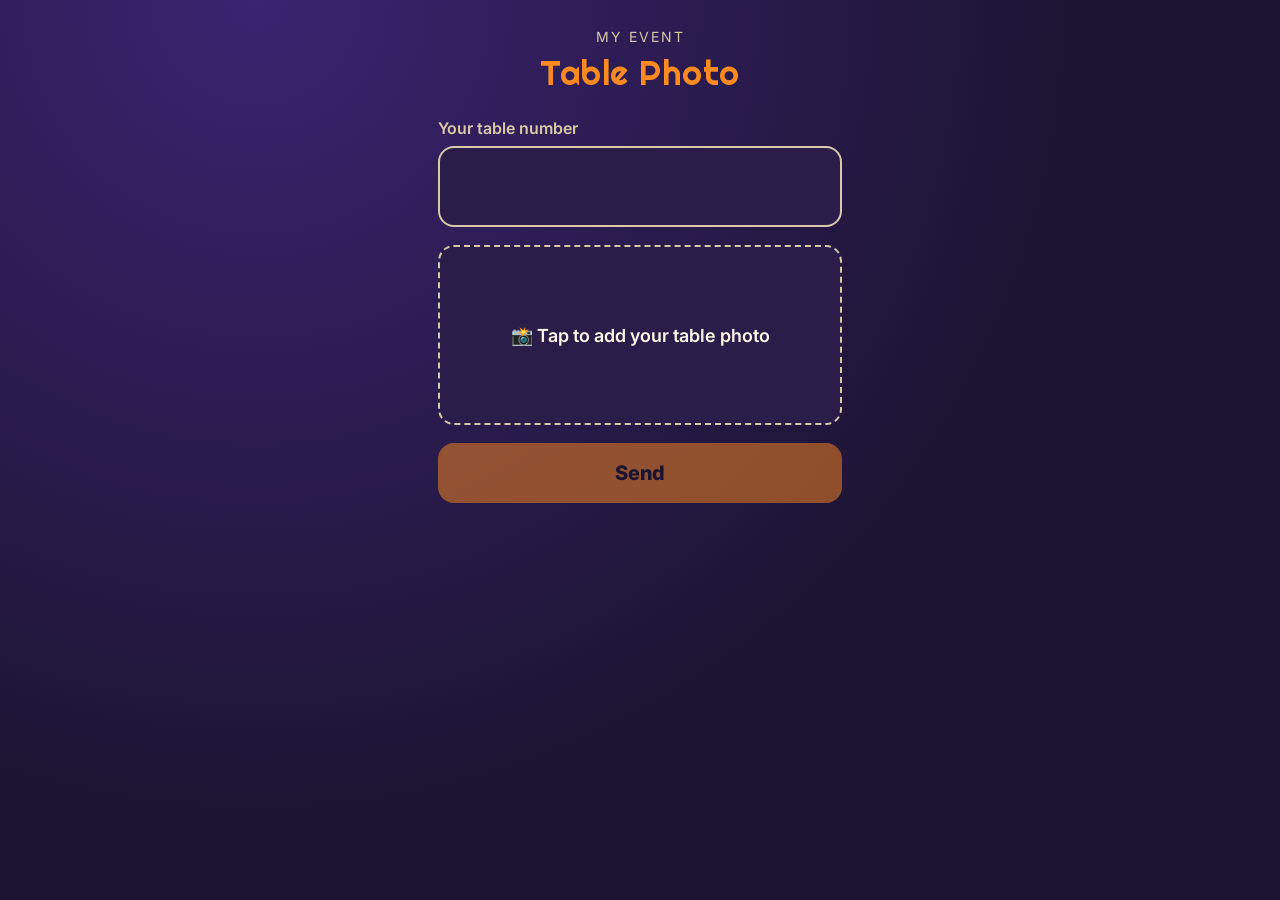
<file: index.html>
<!DOCTYPE html>
<html><head><meta charset="utf-8"><meta name="viewport" content="width=device-width, initial-scale=1, maximum-scale=1"><title>Table Photo</title>
<link href="https://fonts.googleapis.com/css2?family=Righteous&family=Cinzel:wght@600;800&family=Playfair+Display:wght@700&family=Bebas+Neue&family=Great+Vibes&family=Montserrat:wght@400;600;700;800&family=Bungee&family=Pacifico&family=Poppins:wght@400;600;700;800&family=Inter:wght@400;600;800&display=swap" rel="stylesheet">
<link rel="stylesheet" href="theme.css?v=7">
<script src="common.js?v=7"></script>

<style>
  .wrap{max-width:440px;margin:0 auto;padding:28px 18px 40px;text-align:center}
  .event{color:var(--muted);font-size:14px;text-transform:uppercase;letter-spacing:2px;margin:0 0 6px}
  h1{font-size:34px;margin:0 0 24px;color:var(--accent)}
  label{display:block;text-align:left;font-weight:600;margin:0 0 8px;color:var(--muted)}
  input[type=number]{width:100%;font:800 40px var(--body);text-align:center;padding:14px;border-radius:16px;border:2px solid var(--muted);background:var(--card);color:var(--ink);margin-bottom:18px}
  .pick{position:relative;border:2px dashed var(--muted);border-radius:16px;background:var(--card);min-height:180px;display:flex;align-items:center;justify-content:center;margin-bottom:18px;overflow:hidden;cursor:pointer}
  .pick img{width:100%;max-height:38vh;object-fit:contain;display:block;background:#000}
  .pick span{font-size:18px;font-weight:600;padding:20px}
  #file{display:none}
  .msg{min-height:24px;margin:14px 0 0;color:var(--muted)}
  .done{display:none;padding-top:60px}
  .done .big{font-size:72px}
  body{min-height:100vh}
  body.p-glitz input[type=number],body.p-glitz .pick{border-color:#e2b84a80}
</style></head>
<body class="p-retro f-righteous">
<div class="wrap" id="form">
  <p class="event"><span class="ev"></span></p>
  <h1>Table Photo</h1>
  <label for="table">Your table number</label>
  <input id="table" type="number" inputmode="numeric" min="1" max="999" placeholder="">
  <div class="pick" id="pick"><span>📸 Tap to add your table photo</span></div>
  <input id="file" type="file" accept="image/*">
  <button class="btn" id="send" disabled>Send</button>
  <p class="msg" id="msg"></p>
</div>
<div class="wrap done" id="done">
  <div class="big" id="doneEmo">🕺</div>
  <h1>Got it!</h1>
  <p>Your table photo is in. Good luck, Table <b id="doneTable"></b>!</p>
</div>
<script>

  var Q = new URLSearchParams(location.search);
  var EVENT = cleanEvent(Q.get('event'));
  var THEME = cleanTheme(Q.get('theme')), FONT = cleanFont(Q.get('font'), THEME);
  document.body.className = themeClass(THEME, FONT);
  document.documentElement.style.background = findP(THEME)[3][0];
  document.getElementById('doneEmo').textContent = themeEmoji(THEME);
  document.title = EVENT + ' · Table Photo';
  document.querySelectorAll('.ev').forEach(function(n){ n.textContent = EVENT; });
  var photo = null;
  var $ = function(id){ return document.getElementById(id); };
  function ready(){ $('send').disabled = !(photo && $('table').value.trim()); }
  $('table').addEventListener('input', ready);
  $('pick').addEventListener('click', function(){ $('file').click(); });
  $('file').addEventListener('change', function(){
    var f = this.files && this.files[0]; if(!f) return;
    $('msg').textContent = 'Preparing photo…';
    var img = new Image(), url = URL.createObjectURL(f);
    img.onload = function(){
      var max = 1600, s = Math.min(1, max / Math.max(img.width, img.height));
      var c = document.createElement('canvas');
      c.width = Math.round(img.width * s); c.height = Math.round(img.height * s);
      c.getContext('2d').drawImage(img, 0, 0, c.width, c.height);
      photo = c.toDataURL('image/jpeg', 0.85);
      URL.revokeObjectURL(url);
      $('pick').innerHTML = '<img alt="Your photo" src="' + photo + '">';
      $('msg').textContent = '';
      ready();
    };
    img.onerror = function(){ $('msg').textContent = 'Could not read that photo. Try another.'; };
    img.src = url;
  });
  $('send').addEventListener('click', function(){
    var table = $('table').value.trim();
    $('send').disabled = true; $('msg').textContent = 'Sending…';
    api({}, {action:'submit', event: EVENT, table: table, image: photo})
      .then(function(){
        $('doneTable').textContent = table;
        $('form').style.display = 'none'; $('done').style.display = 'block';
      })
      .catch(function(err){
        $('msg').textContent = (err && err.message) || 'Something went wrong. Please try again.';
        $('send').disabled = false;
      });
  });
</script>
</body></html>
</file>
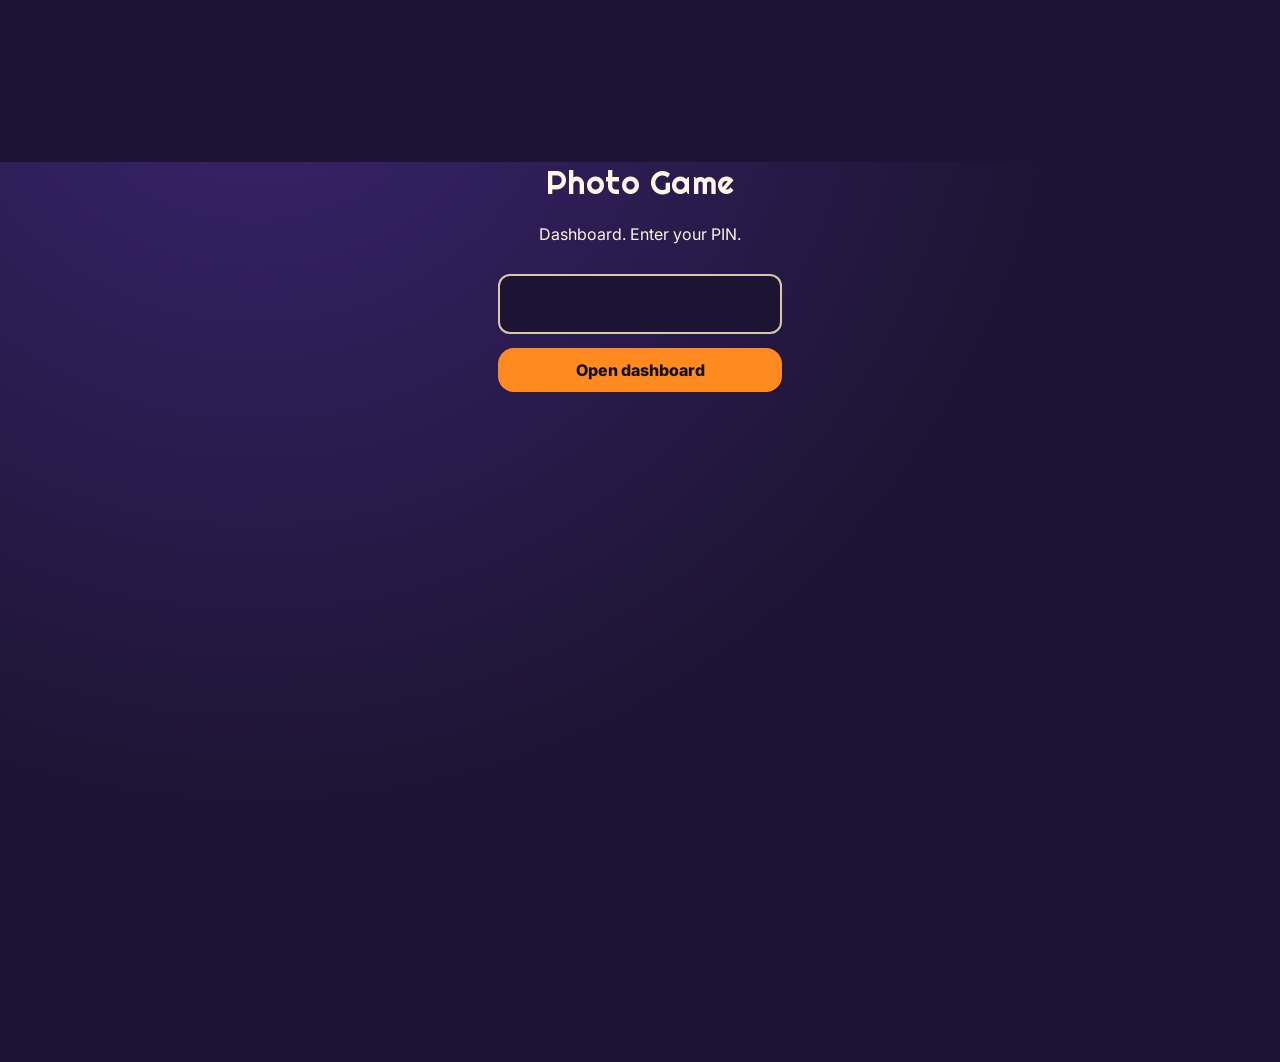
<file: gallery.html>
<!DOCTYPE html>
<html><head><meta charset="utf-8"><meta name="viewport" content="width=device-width, initial-scale=1"><title>Photo Game Dashboard</title>
<link href="https://fonts.googleapis.com/css2?family=Righteous&family=Cinzel:wght@600;800&family=Playfair+Display:wght@700&family=Bebas+Neue&family=Great+Vibes&family=Montserrat:wght@400;600;700;800&family=Bungee&family=Pacifico&family=Poppins:wght@400;600;700;800&family=Inter:wght@400;600;800&display=swap" rel="stylesheet">
<link rel="stylesheet" href="theme.css?v=7">
<style>
  .btn{width:auto;padding:12px 18px;font-size:16px;display:inline-block}
  .btn.sm{padding:9px 14px;font-size:15px}
  .btn.on{outline:3px solid var(--ink)}
  .btn.ghost{color:var(--ink) !important}
  body{min-height:100vh}
  .btn.danger{background:#e5484d;color:#fff}
  .wrap{max-width:1280px;margin:0 auto;padding:18px 20px 40px}
  .top{display:flex;gap:14px;align-items:center;justify-content:space-between;flex-wrap:wrap;margin-bottom:16px}
  .top h1{margin:0;font-size:28px;color:var(--accent)}
  .evbar{display:flex;gap:8px;align-items:center;flex-wrap:wrap}
  .evlist{display:flex;flex-direction:column;gap:8px;max-height:46vh;overflow:auto;margin:0 0 16px;text-align:left}
  .evrow{display:flex;align-items:center;gap:10px;background:var(--bg);border-radius:12px;padding:10px 12px}
  .evrow .nm{flex:1;min-width:0}
  .evrow b{display:block;overflow:hidden;text-overflow:ellipsis;white-space:nowrap}
  .evrow small{color:var(--muted)}
  .evrow .cur{font:800 12px var(--body);letter-spacing:1px;color:var(--accent)}
  .newev{display:flex;gap:8px}
  .newev input{flex:1;min-width:0}
  .modal .box.wide{max-width:520px}
  .main{display:grid;grid-template-columns:minmax(0,3fr) minmax(300px,2fr);gap:16px;margin-bottom:16px}
  @media (max-width:900px){.main{grid-template-columns:1fr}}
  .card{background:var(--card);border-radius:16px;padding:18px}
  .card h3{margin:0 0 10px;font-size:13px;text-transform:uppercase;letter-spacing:1.5px;color:var(--muted)}
  .ctl h3:not(:first-child){margin-top:20px}
  .seg{display:grid;grid-template-columns:repeat(3,1fr);gap:8px;margin-bottom:8px}
  .seg.four{grid-template-columns:repeat(4,1fr)}
  .seg .btn{width:100%;text-align:center}
  .custom{display:flex;align-items:center;gap:4px;border:2px solid var(--muted);border-radius:16px;padding:0 8px}
  .custom input{width:100%;border:0;background:transparent;padding:8px 2px;text-align:center}
  .custom span{color:var(--muted);font-size:13px}
  #clock{font-family:var(--display);font-size:64px;line-height:1;text-align:center;margin:4px 0 14px}
  .btn.wide{width:100%;margin-top:12px;text-align:center}
  input,select{font:600 16px var(--body);padding:10px 12px;border-radius:12px;border:2px solid var(--muted);background:var(--bg);color:var(--ink)}
  .phead{display:flex;gap:12px;align-items:center;justify-content:space-between;flex-wrap:wrap;margin-bottom:12px}
  .phead h3{margin:0}
  .grid{display:grid;grid-template-columns:repeat(auto-fill,minmax(200px,1fr));gap:12px}
  .ph{background:var(--bg);border-radius:12px;overflow:hidden;cursor:pointer;border:3px solid transparent;position:relative}
  .ph.star{border-color:var(--accent)}
  .ph img{width:100%;aspect-ratio:4/3;object-fit:contain;display:block;background:#000}
  .ph .t{padding:8px 10px;font-weight:800}
  .ph .badge{position:absolute;top:8px;right:8px;background:var(--accent);color:#111;font-weight:800;border-radius:999px;padding:3px 9px;display:none}
  .ph.star .badge{display:block}
  .muted{color:var(--muted);font-size:14px}
  .pin{max-width:320px;margin:18vh auto;text-align:center;padding:0 18px}
  .pin input{width:100%;font-size:30px;text-align:center;margin:14px 0}
  .pin .btn{width:100%}
  .prev{position:relative;width:100%;aspect-ratio:16/9;border-radius:12px;overflow:hidden;border:3px solid var(--muted);background:#000}
  .prev.live{border-color:#e5484d}
  .prev iframe{position:absolute;top:0;left:0;width:1280px;height:720px;border:0;transform-origin:0 0;pointer-events:none}
  .badge2{position:absolute;top:8px;left:8px;z-index:2;font:800 12px var(--body);letter-spacing:1px;padding:4px 10px;border-radius:999px;background:#0009;color:#ddd}
  .prev.live .badge2{background:#e5484d;color:#fff}
  .prev.live .badge2::before{content:'';display:inline-block;width:8px;height:8px;border-radius:50%;background:#fff;margin-right:6px;animation:blink 1s infinite}
  @keyframes blink{50%{opacity:.2}}
  .modal{position:fixed;inset:0;background:#000a;display:none;align-items:center;justify-content:center;padding:20px}
  .modal .box{background:var(--card);border-radius:18px;padding:24px;max-width:380px;width:100%;text-align:center}
  .modal h3{margin:0 0 8px;font-size:22px}
  .modal p{color:var(--muted);margin:0 0 18px}
  .tabs{display:flex;gap:8px;margin:0 0 16px}
  .tab{font:800 16px var(--body);padding:10px 18px;border-radius:999px;border:2px solid var(--muted);background:transparent;color:var(--ink);cursor:pointer}
  .tab.on{background:var(--accent);border-color:var(--accent);color:var(--btnInk)}
  .opts{display:grid;grid-template-columns:repeat(auto-fill,minmax(210px,1fr));gap:12px}
  .opt{text-align:left;border-radius:14px;border:3px solid transparent;background:var(--bg);color:var(--ink);padding:0;cursor:pointer;overflow:hidden;font-family:var(--body)}
  .opt.on{border-color:var(--accent);box-shadow:0 0 0 2px var(--bg),0 0 0 4px var(--accent)}
  .opt .sw{height:86px;display:flex;align-items:center;justify-content:center;font-size:22px;padding:0 10px;text-align:center;line-height:1.1}
  .opt .nm{padding:10px 12px 2px;font-weight:800;font-size:15px}
  .opt .use{padding:0 12px 10px;font-size:13px;color:var(--muted)}
  .opt .dots{display:flex;gap:5px;padding:8px 12px 0}
  .opt .dots i{width:16px;height:16px;border-radius:50%;border:1px solid #8886}
</style></head>
<body class="p-retro f-righteous">
<div class="pin" id="pinBox">
  <h1 class="display">Photo Game</h1>
  <p>Dashboard. Enter your PIN.</p>
  <input id="pin" type="password" inputmode="numeric">
  <button class="btn" id="go">Open dashboard</button>
  <p id="pinMsg"></p>
</div>

<div class="wrap" id="app" style="display:none">
  <header class="top">
    <h1 id="title"></h1>
    <div class="evbar">
      <button class="btn sm ghost" id="evBtn">📂 Events</button>
    </div>
  </header>

  <nav class="tabs">
    <button class="tab on" data-tab="Game">🎮 Game</button>
    <button class="tab" data-tab="Settings">⚙️ Settings</button>
  </nav>

  <div id="tabGame">
  <div class="main">
    <section class="card">
      <div class="prev" id="prev"><span class="badge2" id="liveBadge">PREVIEW · SCREEN NOT OPEN</span><iframe id="prevFrame" title="Audience screen preview" tabindex="-1"></iframe></div>
      <button class="btn wide" id="openScreen">Open audience screen ↗</button>
    </section>

    <section class="card ctl">
      <h3>Show on screen</h3>
      <div class="seg">
        <button class="btn sm ghost" data-view="blank">Title</button>
        <button class="btn sm ghost" data-view="qr">QR + timer</button>
        <button class="btn sm ghost" data-view="top">Top 3</button>
      </div>
      <h3>Timer</h3>
      <div id="clock">3:00</div>
      <div class="seg four">
        <button class="btn sm ghost" data-min="1">1 min</button>
        <button class="btn sm ghost" data-min="3">3 min</button>
        <button class="btn sm ghost" data-min="5">5 min</button>
        <label class="custom"><input id="mins" type="number" min="0.5" step="0.5" aria-label="Custom minutes"><span>min</span></label>
      </div>
      <div class="seg">
        <button class="btn sm" id="tStart">Start</button>
        <button class="btn sm ghost" id="tPause">Pause</button>
        <button class="btn sm ghost" id="tReset">Reset</button>
      </div>
    </section>
  </div>

  <section class="card">
    <div class="phead">
      <h3>Photos · <span id="count">0</span></h3>
      <span class="muted">Tap up to 3 photos to pick the Top 3. New photos appear automatically.</span>
      <button class="btn sm danger" id="delAll">Delete all photos</button>
    </div>
    <div class="grid" id="grid"></div>
  </section>
  </div>

  <div id="tabSettings" style="display:none">
    <section class="card">
      <h3>Colour palette</h3>
      <p class="muted" style="margin:-4px 0 12px">Changes the dashboard, the audience screen and the guest page.</p>
      <div class="opts" id="palOpts"></div>
    </section>
    <section class="card" style="margin-top:16px">
      <h3>Font pairing</h3>
      <p class="muted" style="margin:-4px 0 12px">Pick any font with any palette.</p>
      <div class="opts" id="fontOpts"></div>
    </section>
  </div>
</div>

<div class="modal" id="evModal"><div class="box wide">
  <h3>Events</h3>
  <p>Pick an event to go back to it, or create a new one. Photos for every event stay saved.</p>
  <div class="evlist" id="evList"></div>
  <div class="newev"><input id="newEv" aria-label="New event name"><button class="btn sm" id="createEv">Create</button></div>
  <button class="btn ghost wide" id="evClose">Close</button>
</div></div>

<div class="modal" id="cModal"><div class="box">
  <h3 id="cTitle"></h3><p id="cText"></p>
  <div class="seg" style="grid-template-columns:1fr 1fr;margin:0">
    <button class="btn ghost" id="cNo">Cancel</button>
    <button class="btn" id="cYes">Yes, switch</button>
  </div>
</div></div>

<div class="modal" id="modal"><div class="box">
  <h3 id="mTitle"></h3><p id="mText"></p>
  <div class="seg" style="grid-template-columns:1fr 1fr;margin:0">
    <button class="btn ghost" id="mNo">Cancel</button>
    <button class="btn danger" id="mYes"></button>
  </div>
</div></div>

<script src="qrcode.js?v=7"></script>
<script src="common.js?v=7"></script>
<script>
  var $ = function (id) { return document.getElementById(id); };
  var Q = new URLSearchParams(location.search);
  var saved = {}; try { saved = JSON.parse(localStorage.getItem('rm-photo-last') || '{}'); } catch (x) {}
  var st = { event: cleanEvent(Q.get('event') || saved.event), theme: cleanTheme(Q.get('theme') || saved.theme), font: null, view: 'qr',
             timer: { total: 180000, endAt: 0, left: 180000, running: false }, top: [] };
  st.font = cleanFont(Q.get('font') || (Q.get('theme') ? null : saved.font), st.theme);
  var PIN = '', seen = {}, stars = [], poll = null;
  var ch = new BroadcastChannel('rajmahal-photo');
  ch.onmessage = function (e) { if (e.data && e.data.type === 'hello') send(); };
  function send() { ch.postMessage({ type: 'state', state: st }); }

  function applyEvent() {
    document.body.className = themeClass(st.theme, st.font);
    document.documentElement.style.background = findP(st.theme)[3][0];
    $('title').textContent = st.event + ' · Photo Game';
    document.title = st.event + ' · Dashboard';
    paintOpts(); remember();
    history.replaceState(null, '', '?' + new URLSearchParams({ event: st.event, theme: st.theme, font: st.font }).toString());
    try { localStorage.setItem('rm-photo-last', JSON.stringify({ event: st.event, theme: st.theme, font: st.font })); } catch (x) {}
  }

  // PIN
  try { PIN = sessionStorage.getItem('rm-pin') || ''; } catch (x) {}
  $('go').onclick = function () { PIN = $('pin').value.trim(); start(); };
  $('pin').onkeydown = function (e) { if (e.key === 'Enter') $('go').click(); };
  function start() {
    api({ action: 'list', event: st.event, pin: PIN }).then(function (list) {
      try { sessionStorage.setItem('rm-pin', PIN); } catch (x) {}
      $('pinBox').style.display = 'none'; $('app').style.display = 'block';
      applyEvent(); paintView(); paintClock(); render(list); send();
      clearInterval(poll); poll = setInterval(refresh, 8000);
    }).catch(function () { $('pinBox').style.display = 'block'; $('pinMsg').textContent = PIN ? 'Wrong PIN, try again.' : ''; });
  }
  if (PIN) start();

  // Event switch
  // Events: remembered on this laptop, newest first
  function loadEvents() { try { return JSON.parse(localStorage.getItem('rm-photo-events') || '[]'); } catch (x) { return []; } }
  function remember() {
    var list = loadEvents().filter(function (e) { return e.event !== st.event; });
    list.unshift({ event: st.event, theme: st.theme, font: st.font, used: Date.now() });
    try { localStorage.setItem('rm-photo-events', JSON.stringify(list.slice(0, 30))); } catch (x) {}
  }
  function paintEvents() {
    $('evList').innerHTML = '';
    loadEvents().forEach(function (e) {
      var row = el('div', 'evrow'), nm = el('div', 'nm');
      nm.appendChild(el('b', '', e.event));
      var p = findP(cleanTheme(e.theme)), f = findF(cleanFont(e.font, e.theme));
      nm.appendChild(el('small', '', p[1] + ' · ' + f[1] + ' · ' + new Date(e.used).toLocaleDateString()));
      row.appendChild(nm);
      if (e.event === st.event) row.appendChild(el('span', 'cur', 'CURRENT'));
      else { var b = el('button', 'btn sm', 'Open'); b.onclick = function () { askSwitch(e.event, e.theme, e.font); }; row.appendChild(b); }
      $('evList').appendChild(row);
    });
  }
  $('evBtn').onclick = function () { paintEvents(); $('newEv').value = ''; $('evModal').style.display = 'flex'; };
  $('evClose').onclick = function () { $('evModal').style.display = 'none'; };
  $('createEv').onclick = function () {
    var name = $('newEv').value.trim(); if (!name) { $('newEv').focus(); return; }
    var ex = loadEvents().filter(function (e) { return e.event === cleanEvent(name); })[0];
    askSwitch(name, ex ? ex.theme : st.theme, ex ? ex.font : st.font, !ex);
  };
  $('newEv').onkeydown = function (e) { if (e.key === 'Enter') $('createEv').click(); };
  var pending = null;
  function askSwitch(name, theme, font, isNew) {
    pending = { event: cleanEvent(name), theme: cleanTheme(theme), font: cleanFont(font, theme) };
    if (pending.event === st.event) { $('evModal').style.display = 'none'; return; }
    $('cTitle').textContent = (isNew ? 'Create and switch to ' : 'Switch to ') + pending.event + '?';
    $('cText').textContent = 'The audience screen and QR code will change to ' + pending.event + '. Photos from ' + st.event +
      ' stay saved, and you can come back to it any time from Events.';
    $('cModal').style.display = 'flex';
  }
  $('cNo').onclick = function () { $('cModal').style.display = 'none'; pending = null; };
  $('cYes').onclick = function () {
    if (!pending) return;
    st.event = pending.event; st.theme = pending.theme; st.font = pending.font; pending = null;
    seen = {}; stars = []; st.top = []; $('grid').innerHTML = ''; $('count').textContent = '0';
    $('cModal').style.display = 'none'; $('evModal').style.display = 'none';
    applyEvent(); send(); refresh();
  };

  // Tabs + Settings
  document.querySelectorAll('.tab').forEach(function (b) { b.onclick = function () {
    document.querySelectorAll('.tab').forEach(function (x) { x.classList.toggle('on', x === b); });
    $('tabGame').style.display = b.dataset.tab === 'Game' ? '' : 'none';
    $('tabSettings').style.display = b.dataset.tab === 'Settings' ? '' : 'none'; }; });
  function el(tag, cls, txt) { var n = document.createElement(tag); if (cls) n.className = cls; if (txt != null) n.textContent = txt; return n; }
  PALETTES.forEach(function (p) {
    var b = el('button', 'opt'); b.dataset.pal = p[0];
    var sw = el('div', 'sw', 'Table Photo'); sw.style.background = p[3][0]; sw.style.color = p[3][2];
    sw.style.fontFamily = "'" + findF(p[4])[3] + "'"; sw.style.fontWeight = findF(p[4])[4];
    var dots = el('div', 'dots'); p[3].forEach(function (c) { var i = el('i'); i.style.background = c; dots.appendChild(i); });
    b.appendChild(sw); b.appendChild(dots); b.appendChild(el('div', 'nm', p[1])); b.appendChild(el('div', 'use', p[2] + ' · suggested font: ' + findF(p[4])[1].split(' +')[0]));
    b.onclick = function () { st.theme = p[0]; applyEvent(); send(); };
    $('palOpts').appendChild(b);
  });
  FONTS.forEach(function (f) {
    var b = el('button', 'opt'); b.dataset.font = f[0];
    var sw = el('div', 'sw', 'Table Photo Game'); sw.style.fontFamily = "'" + f[3] + "'"; sw.style.fontWeight = f[4];
    sw.style.fontSize = f[0] === 'vibes' ? '34px' : '24px';
    b.appendChild(sw); b.appendChild(el('div', 'nm', f[1])); b.appendChild(el('div', 'use', f[2]));
    b.onclick = function () { st.font = f[0]; applyEvent(); send(); };
    $('fontOpts').appendChild(b);
  });
  function paintOpts() {
    document.querySelectorAll('[data-pal]').forEach(function (b) { b.classList.toggle('on', b.dataset.pal === st.theme); });
    document.querySelectorAll('[data-font]').forEach(function (b) { b.classList.toggle('on', b.dataset.font === st.font); });
  }

  // Screen window
  var screenWin = null;
  $('openScreen').onclick = function () {
    screenWin = window.open('screen.html?v=7&' + new URLSearchParams({ event: st.event, theme: st.theme, font: st.font }).toString(),
                'rajmahal-screen', 'popup,width=1280,height=720');
    setTimeout(send, 800);
  };
  document.querySelectorAll('[data-view]').forEach(function (b) {
    b.onclick = function () { st.view = b.dataset.view; paintView(); send(); };
  });
  function paintView() { document.querySelectorAll('[data-view]').forEach(function (b) { b.classList.toggle('on', b.dataset.view === st.view); }); }

  // Timer
  function setTotal(min) { var ms = Math.round(min * 60000); if (!(ms > 0)) return;
    st.timer = { total: ms, endAt: 0, left: ms, running: false }; $('mins').value = min; paintClock(); send(); }
  document.querySelectorAll('[data-min]').forEach(function (b) { b.onclick = function () { setTotal(+b.dataset.min); }; });
  $('mins').onchange = function () { setTotal(parseFloat($('mins').value)); };
  $('tStart').onclick = function () { var t = st.timer; if (t.running) return; if (t.left <= 0) t.left = t.total;
    t.endAt = Date.now() + t.left; t.running = true; send(); };
  $('tPause').onclick = function () { var t = st.timer; if (!t.running) return; t.left = Math.max(0, t.endAt - Date.now()); t.running = false; send(); };
  $('tReset').onclick = function () { setTotal(st.timer.total / 60000); };
  function paintClock() { var t = st.timer, left = t.running ? t.endAt - Date.now() : t.left;
    $('clock').textContent = left <= 0 ? "Time's up" : fmtTime(left);
    if (t.running && left <= 0) { t.running = false; t.left = 0; send(); } }
  setInterval(function () { if ($('app').style.display !== 'none') paintClock(); }, 250);
  $('mins').value = st.timer.total / 60000;

  // Photos
  function refresh() { api({ action: 'list', event: st.event, pin: PIN }).then(render).catch(function () {}); }
  function render(list) {
    $('count').textContent = list.length;
    list.slice().reverse().forEach(function (p) {
      if (seen[p.id]) return;
      var c = document.createElement('div'); c.className = 'ph';
      c.innerHTML = '<span class="badge"></span><img alt=""><div class="t"></div>';
      c.querySelector('.t').textContent = 'Table ' + p.table;
      c.onclick = function () { toggle(p.id); };
      $('grid').insertBefore(c, $('grid').firstChild);
      seen[p.id] = { table: p.table, card: c, src: null };
      var ev = st.event;
      api({ action: 'photo', event: ev, pin: PIN, id: p.id }).then(function (src) {
        if (!seen[p.id]) return; seen[p.id].src = src; c.querySelector('img').src = src; syncTop(); });
    });
  }
  function toggle(id) {
    var i = stars.indexOf(id);
    if (i >= 0) stars.splice(i, 1); else if (stars.length < 3) stars.push(id); else return;
    Object.keys(seen).forEach(function (k) { var n = stars.indexOf(k), c = seen[k].card;
      c.classList.toggle('star', n >= 0); c.querySelector('.badge').textContent = n >= 0 ? '#' + (n + 1) : ''; });
    syncTop();
  }
  function syncTop() { st.top = stars.map(function (id) { return { table: seen[id].table, src: seen[id].src }; }); send(); }

  // Delete all (two confirmations)
  var step = 0;
  function closeModal() { $('modal').style.display = 'none'; step = 0; $('mYes').disabled = false; }
  $('mNo').onclick = closeModal;
  $('delAll').onclick = function () { step = 1;
    $('mTitle').textContent = 'Delete all photos?';
    $('mText').textContent = 'This removes every photo for ' + st.event + ' (' + Object.keys(seen).length + ' photos).';
    $('mYes').textContent = 'Delete'; $('modal').style.display = 'flex'; };
  $('mYes').onclick = function () {
    if (step === 1) { step = 2; $('mTitle').textContent = 'Are you sure you want to delete?';
      $('mText').textContent = 'They go to your Google Drive bin (recoverable for 30 days).';
      $('mYes').textContent = 'Yes, delete them all'; return; }
    $('mYes').disabled = true; $('mYes').textContent = 'Deleting…';
    api({}, { action: 'clear', event: st.event, pin: PIN }).then(function (n) {
      $('grid').innerHTML = ''; seen = {}; stars = []; st.top = []; send(); $('count').textContent = '0';
    }).catch(function (err) { alert('Delete failed: ' + err.message); }).then(closeModal);
  };
  // Live preview + LIVE badge
  var lastLive = 0, prevLoaded = false;
  ch.addEventListener('message', function (e) { var m = e.data || {};
    if (m.type === 'live') lastLive = Date.now();
    if (m.type === 'closed') lastLive = 0; });
  function fitPrev() { var w = $('prev').clientWidth; $('prevFrame').style.transform = 'scale(' + (w / 1280) + ')'; }
  window.addEventListener('resize', fitPrev);
  setInterval(function () {
    if ($('app').style.display === 'none') return;
    if (!prevLoaded) { prevLoaded = true; $('prevFrame').src = 'screen.html?v=7&preview=1&' + new URLSearchParams({ event: st.event, theme: st.theme, font: st.font }).toString(); fitPrev(); }
    fitPrev();
    var live = (screenWin && !screenWin.closed) || Date.now() - lastLive < 2500;
    $('prev').classList.toggle('live', live);
    $('liveBadge').textContent = live ? 'AUDIENCE SCREEN LIVE' : 'PREVIEW · SCREEN NOT OPEN';
  }, 500);
</script>
</body></html>
</file>
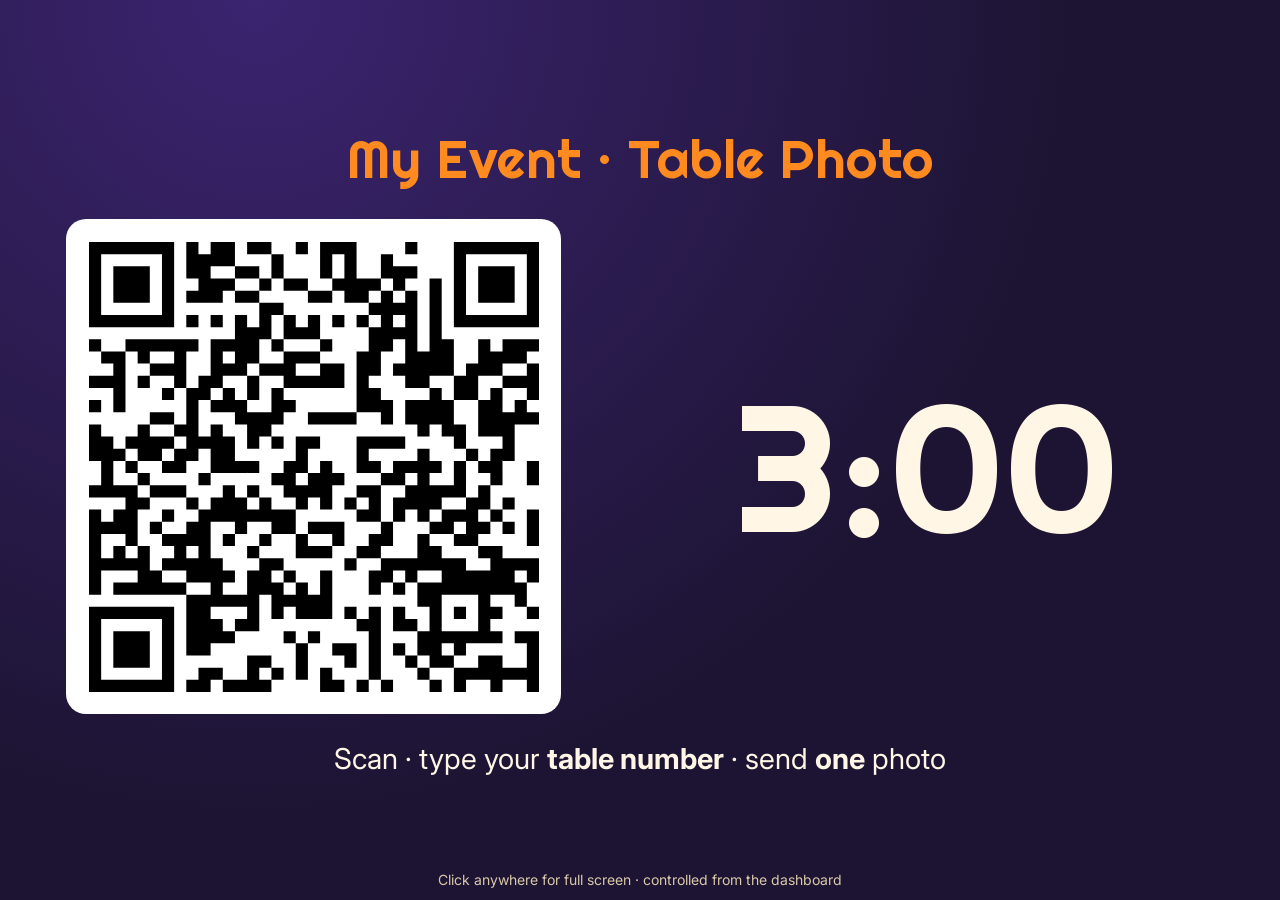
<file: screen.html>
<!DOCTYPE html>
<html><head><meta charset="utf-8"><meta name="viewport" content="width=device-width, initial-scale=1"><title>Audience Screen</title>
<link href="https://fonts.googleapis.com/css2?family=Righteous&family=Cinzel:wght@600;800&family=Playfair+Display:wght@700&family=Bebas+Neue&family=Great+Vibes&family=Montserrat:wght@400;600;700;800&family=Bungee&family=Pacifico&family=Poppins:wght@400;600;700;800&family=Inter:wght@400;600;800&display=swap" rel="stylesheet">
<link rel="stylesheet" href="theme.css?v=7">
<style>
  html,body{height:100%;overflow:hidden;cursor:none}
  .view{position:fixed;inset:0;display:none;flex-direction:column;align-items:center;justify-content:center;padding:3vh 3vw}
  .view.on{display:flex}
  h2{font-family:var(--display);color:var(--accent);margin:0;text-align:center}
  #qrView h2{font-size:6vh;margin-bottom:3vh}
  #qrView .row{display:flex;align-items:center;gap:6vw}
  #qrBox{background:#fff;padding:2.5vh;border-radius:20px}
  #qrBox svg{width:50vh;height:50vh;display:block}
  #timer{font-family:var(--display);font-weight:var(--dw);font-size:20vh;line-height:1;color:var(--ink);min-width:3.2em;text-align:center}
  #timer.up{color:var(--accent)}
  #qrView p{font-size:3.2vh;margin:3vh 0 0}
  #topView h2{font-size:6vh;margin-bottom:2vh}
  #topRow{flex:1;width:100%;display:grid;gap:2vw;min-height:0}
  #topRow>div{display:flex;flex-direction:column;min-height:0}
  #topRow .frame{flex:1;min-height:0;position:relative;overflow:hidden;border-radius:16px;background:#000}
  #topRow .frame img{position:absolute;inset:0;width:100%;height:100%;display:block}
  #topRow .frame .bg{object-fit:cover;filter:blur(3vh) brightness(.55);transform:scale(1.15)}
  #topRow .frame .fg{object-fit:contain}
  #topRow p{font-family:var(--display);font-weight:var(--dw);text-align:center;font-size:4.5vh;margin:1.5vh 0 0}
  #blankView h2{font-size:11vh}
  #blankView .ev{font-size:3.5vh;letter-spacing:.5vh;text-transform:uppercase;color:var(--muted);margin:0 0 2vh}
  #blankView .emo{font-size:14vh;line-height:1;margin-bottom:3vh}
  body.p-glitz::before{content:'';position:fixed;inset:2.2vh;border:1px solid #e2b84a99;outline:1px solid #e2b84a40;outline-offset:.8vh;pointer-events:none}
  body.p-glitz #blankView .ev,body.p-glitz #qrView p{color:var(--muted)}
  body.p-glitz #blankView h2::after,body.p-glitz #topView h2::after,body.p-glitz #qrView h2::after{content:'';display:block;width:28vh;height:2px;margin:2vh auto 0;background:linear-gradient(90deg,transparent,#e2b84a,transparent)}
  body.p-glitz #qrBox{box-shadow:0 0 0 .6vh #e2b84a,0 0 6vh #e2b84a55}
  body.p-glitz #timer{color:#f7e3a1}
  body.p-glitz #topRow .frame{border:.4vh solid #e2b84a}
  #hint{position:fixed;bottom:12px;left:0;right:0;text-align:center;color:var(--muted);font:14px var(--body);cursor:default}
</style></head>
<body class="p-retro f-righteous">
<div class="view" id="blankView"><p id="blankTitle" class="ev"></p><div class="emo" id="blankEmo">🕺 📸</div><h2>Table Photo Game</h2></div>
<div class="view" id="qrView">
  <h2 id="qrTitle"></h2>
  <div class="row"><div id="qrBox"></div><div id="timer"></div></div>
  <p>Scan · type your <b>table number</b> · send <b>one</b> photo</p>
</div>
<div class="view" id="topView"><h2>Our Top 3 Tables</h2><div id="topRow"></div></div>
<div id="hint">Click anywhere for full screen · controlled from the dashboard</div>
<script src="qrcode.js?v=7"></script>
<script src="common.js?v=7"></script>
<script>
  var Q = new URLSearchParams(location.search);
  var PREVIEW = Q.get('preview') === '1';
  var st = { event: cleanEvent(Q.get('event')), theme: cleanTheme(Q.get('theme')), font: Q.get('font'), view: 'qr',
             timer: { total: 180000, endAt: 0, left: 180000, running: false }, top: [] };
  var $ = function (id) { return document.getElementById(id); };
  var ch = new BroadcastChannel('rajmahal-photo');
  ch.onmessage = function (e) { var m = e.data || {};
    if (m.type === 'state') { Object.assign(st, m.state); render(); } };
  ch.postMessage({ type: 'hello' });
  if (PREVIEW) { $('hint').style.display = 'none'; document.body.style.cursor = 'default'; }
  else setInterval(function () { ch.postMessage({ type: 'live' }); }, 1000);
  window.addEventListener('pagehide', function () { if (!PREVIEW) ch.postMessage({ type: 'closed' }); });
  document.body.onclick = function () { if (PREVIEW) return;
    if (document.documentElement.requestFullscreen) document.documentElement.requestFullscreen().catch(function(){});
    $('hint').style.display = 'none'; };
  var lastQr = '';
  function render() {
    document.body.className = themeClass(st.theme, st.font);
    document.title = st.event + ' · Screen';
    ['blankView', 'qrView', 'topView'].forEach(function (v) { $(v).classList.toggle('on', v === st.view + 'View'); });
    $('blankTitle').textContent = st.event;
    $('blankEmo').textContent = themeEmoji(st.theme) + ' 📸';
    $('qrTitle').textContent = st.event + ' · Table Photo';
    var link = guestLink(st.event, st.theme, st.font);
    if (link !== lastQr) { $('qrBox').innerHTML = qrSvg(link); lastQr = link; }
    $('topRow').innerHTML = '';
    $('topRow').style.gridTemplateColumns = 'repeat(' + Math.max(1, st.top.length) + ',1fr)';
    st.top.forEach(function (t) {
      var d = document.createElement('div'), f = document.createElement('div'), p = document.createElement('p');
      var bg = document.createElement('img'), img = document.createElement('img');
      f.className = 'frame'; bg.className = 'bg'; img.className = 'fg'; bg.alt = ''; img.alt = 'Table ' + t.table;
      bg.src = img.src = t.src || ''; f.appendChild(bg); f.appendChild(img);
      p.textContent = 'Table ' + t.table; d.appendChild(f); d.appendChild(p); $('topRow').appendChild(d);
    });
    tick();
  }
  function tick() {
    var t = st.timer, left = t.running ? t.endAt - Date.now() : t.left;
    $('timer').textContent = left <= 0 ? "TIME'S UP!" : fmtTime(left);
    $('timer').classList.toggle('up', left <= 0);
    $('timer').style.fontSize = left <= 0 ? '9vh' : '';
  }
  setInterval(tick, 250);
  render();
</script>
</body></html>
</file>
<file: theme.css>
/* Raj Mahal Photo Game: colour palettes (p-*) and font pairings (f-*), picked separately. */
:root{--bg:#1d1433;--card:#2a1d4a;--ink:#fff6e5;--muted:#d9c9a8;--accent:#ff8a1f;--accent2:#19c3b1;--btnInk:#14101f;
  --display:'Righteous',cursive;--dw:400;--body:'Inter',system-ui,sans-serif}
/* Palettes */
body.p-retro   {--bg:#1d1433;--card:#2a1d4a;--ink:#fff6e5;--muted:#d9c9a8;--accent:#ff8a1f;--accent2:#19c3b1;--btnInk:#14101f;
  background:radial-gradient(circle at 20% 0%,#3b2470 0,var(--bg) 60%) fixed}
body.p-glitz   {--bg:#070605;--card:#14110a;--ink:#fbf3dc;--muted:#c9b27a;--accent:#e2b84a;--accent2:#f7e3a1;--btnInk:#120d02;
  background:radial-gradient(ellipse 80% 55% at 50% -8%,#4a3712 0,#1a1308 45%,var(--bg) 75%) fixed}
body.p-midnight{--bg:#0b1530;--card:#15224a;--ink:#eef2fa;--muted:#a9b6d3;--accent:#c7d0e0;--accent2:#5b8cff;--btnInk:#0b1530;
  background:radial-gradient(ellipse 80% 60% at 50% -10%,#1f3a7a 0,var(--bg) 70%) fixed}
body.p-clean   {--bg:#f5f6f8;--card:#ffffff;--ink:#16181d;--muted:#5b6170;--accent:#2b59ff;--accent2:#00a37a;--btnInk:#ffffff}
body.p-emerald {--bg:#062b1f;--card:#0c3a2a;--ink:#f6f1dc;--muted:#b9c9a8;--accent:#d9b44a;--accent2:#2fbf71;--btnInk:#062b1f;
  background:radial-gradient(ellipse 80% 60% at 50% -10%,#0f5a3d 0,var(--bg) 70%) fixed}
body.p-red     {--bg:#5a0b0b;--card:#6e1212;--ink:#fff3df;--muted:#f0c9a8;--accent:#ffcf4d;--accent2:#ff6b4a;--btnInk:#4a0808;
  background:radial-gradient(ellipse 80% 60% at 50% -10%,#8e1a14 0,var(--bg) 70%) fixed}
body.p-blush   {--bg:#fbf1ef;--card:#ffffff;--ink:#3b2a2a;--muted:#8a6d68;--accent:#c7837a;--accent2:#d79a8a;--btnInk:#ffffff}
body.p-neon    {--bg:#0a0614;--card:#160d29;--ink:#ffffff;--muted:#b8a9d9;--accent:#ff2fa8;--accent2:#21e6ff;--btnInk:#0a0614;
  background:radial-gradient(circle at 15% 0%,#3a0d4a 0,transparent 45%),radial-gradient(circle at 85% 100%,#0b3a4a 0,var(--bg) 50%) fixed}
body.p-retronights{--bg:#0b0a36;--card:#17124ad9;--ink:#ffffff;--muted:#c9c2ff;--accent:#f7e06a;--accent2:#2ee6ff;--btnInk:#120a3a;
  background:url(retro-nights.svg) center bottom/cover no-repeat fixed,#0b0a36}
@media (orientation:portrait){body.p-retronights{background-image:url(retro-nights-tall.svg)}}
body.p-noir    {--bg:#0a0a0a;--card:#1a1a1a;--ink:#ffffff;--muted:#bdbdbd;--accent:#ffffff;--accent2:#9e9e9e;--btnInk:#0a0a0a}
/* Font pairings */
body.f-righteous{--display:'Righteous',cursive;--dw:400;--body:'Inter',system-ui,sans-serif}
body.f-cinzel   {--display:'Cinzel',serif;--dw:800;--body:'Inter',system-ui,sans-serif}
body.f-playfair {--display:'Playfair Display',serif;--dw:700;--body:'Inter',system-ui,sans-serif}
body.f-bebas    {--display:'Bebas Neue',sans-serif;--dw:400;--body:'Montserrat',system-ui,sans-serif}
body.f-vibes    {--display:'Great Vibes',cursive;--dw:400;--body:'Montserrat',system-ui,sans-serif}
body.f-bungee   {--display:'Bungee',sans-serif;--dw:400;--body:'Inter',system-ui,sans-serif}
body.f-poppins  {--display:'Poppins',sans-serif;--dw:700;--body:'Poppins',system-ui,sans-serif}
body.f-pacifico {--display:'Pacifico',cursive;--dw:400;--body:'Poppins',system-ui,sans-serif}
body.f-vibes h1,body.f-vibes h2,body.f-vibes .display{font-size-adjust:.42}
body.f-bebas h1,body.f-bebas h2,body.f-bebas .display{letter-spacing:.04em}
/* Base */
*{box-sizing:border-box}
html{background:#000}
html,body{margin:0;background-color:var(--bg);color:var(--ink);font-family:var(--body)}
h1,h2,.display{font-family:var(--display);font-weight:var(--dw);letter-spacing:.5px}
.btn{display:block;width:100%;border:0;border-radius:16px;padding:18px;font-family:var(--body);font-weight:800;font-size:20px;background:var(--accent);color:var(--btnInk);cursor:pointer}
.btn:disabled{opacity:.5}
.btn.ghost{background:transparent;color:var(--ink)!important;border:2px solid var(--muted)}
/* Palette extras */
body.p-glitz h1,body.p-glitz h2,body.p-glitz .gold{background:linear-gradient(180deg,#fff4c8 0%,#e8c45c 45%,#a87b1f 100%);-webkit-background-clip:text;background-clip:text;color:transparent}
body.p-glitz .btn:not(.ghost):not(.danger){background:linear-gradient(180deg,#f6dc8a,#d6a93a 55%,#a97c1e);box-shadow:0 0 0 1px #f7e3a180 inset,0 6px 24px #d4af3733}
body.p-glitz .card,body.p-emerald .card,body.p-red .card{border:1px solid color-mix(in srgb,var(--accent) 30%,transparent)}
body.p-neon h1,body.p-neon h2{text-shadow:0 0 18px #ff2fa8aa,0 0 42px #ff2fa855}
body.p-neon .btn:not(.ghost):not(.danger){box-shadow:0 0 22px #ff2fa877}
body.p-clean .card,body.p-blush .card{box-shadow:0 2px 14px #0000000f}
body.p-retronights h1,body.p-retronights h2{background:linear-gradient(90deg,#ffe45c 0%,#ff9a3c 25%,#ff4fc8 50%,#a46bff 70%,#2ee6ff 100%);-webkit-background-clip:text;background-clip:text;color:transparent;filter:drop-shadow(0 0 .08em #ffffffaa) drop-shadow(0 0 .35em #a24bffaa)}
body.p-retronights .btn:not(.ghost):not(.danger){background:linear-gradient(90deg,#ffe45c,#ff9a3c 40%,#ff4fc8);box-shadow:0 0 22px #ff4fc877}
body.p-retronights .card{border:1px solid #a24bff66;box-shadow:0 0 24px #a24bff33}
</file>
